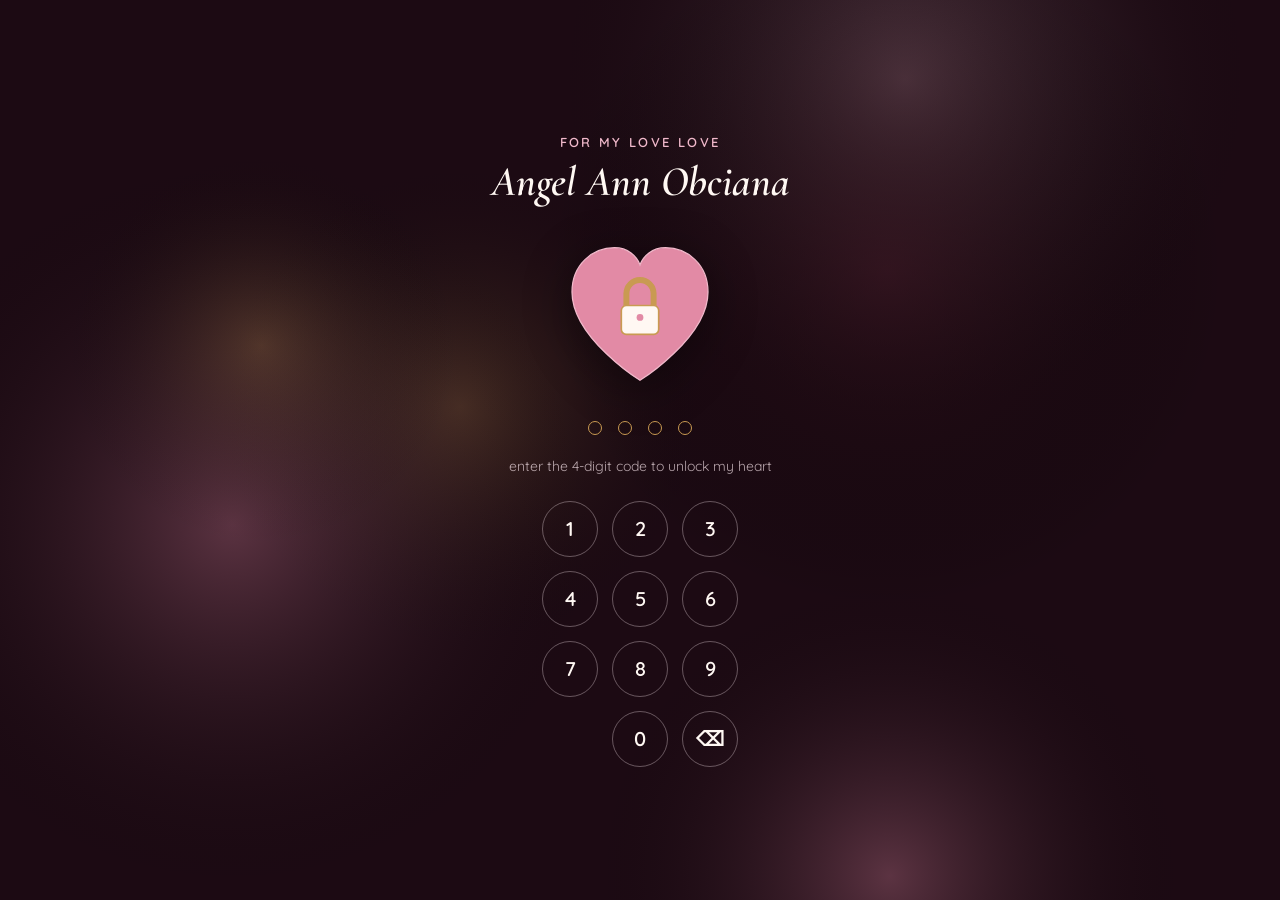
<file: index.html>
<!DOCTYPE html>
<html lang="en">
<head>
<meta charset="UTF-8">
<meta name="viewport" content="width=device-width, initial-scale=1.0">
<title>For my Love Love Angel Ann Obciana</title>
<link rel="preconnect" href="https://fonts.googleapis.com">
<link href="https://fonts.googleapis.com/css2?family=Cormorant+Garamond:ital,wght@0,500;0,600;1,500;1,600&family=Quicksand:wght@500;600;700&display=swap" rel="stylesheet">
<link rel="stylesheet" href="style.css">
</head>
<body data-nav-key="">

<!-- slow-moving glow backdrop, drawn continuously in background.js -->
<canvas id="bgCanvas" aria-hidden="true"></canvas>

<!-- flower burst drawn at the moment of unlock, in flowers.js -->
<canvas id="flowersCanvas" class="flowers-canvas" aria-hidden="true"></canvas>

<!-- floating hearts live here -->
<div class="hearts-layer" id="heartsLayer" aria-hidden="true"></div>

<!-- ================= INTRO / LOCK SCREEN ================= -->
<!-- this page is ONLY the lock screen. once unlocked, script.js
     navigates to main.html — so going back and forth between
     i.html / love.html / you.html / main.html never touches
     this page or the lock again. -->
<section class="screen intro-screen" id="introScreen">
  <div class="intro-content" id="introContent">
    <p class="intro-brand">
      <span class="intro-brand-line intro-brand-line--small">For my Love Love</span>
      <span class="intro-brand-line intro-brand-line--big">Angel Ann Obciana</span>
    </p>

    <!-- heart-shaped lock: edit CODE in script.js to change the passcode -->
    <div class="heart-lock" id="heartLock" aria-hidden="true">
      <svg class="heart-lock-svg" viewBox="0 0 200 200" xmlns="http://www.w3.org/2000/svg">
        <path class="heart-shape"
          d="M100,178 C100,178 20,128 20,74 C20,42 44,22 70,22 C86,22 96,32 100,42
             C104,32 114,22 130,22 C156,22 180,42 180,74 C180,128 100,178 100,178 Z"/>
        <g class="lock-icon">
          <path class="lock-shackle" id="lockShackle" d="M84,90 v-14 a16,16 0 0 1 32,0 v14"/>
          <rect class="lock-body" x="78" y="90" width="44" height="34" rx="6"/>
          <circle class="lock-keyhole" cx="100" cy="104" r="4"/>
        </g>
      </svg>
    </div>

    <div class="passcode-dots" id="passcodeDots" aria-hidden="true">
      <span class="dot"></span>
      <span class="dot"></span>
      <span class="dot"></span>
      <span class="dot"></span>
    </div>

    <p class="intro-hint" id="introHint" aria-live="polite">enter the 4-digit code to unlock my heart</p>

    <div class="keypad" id="keypad" role="group" aria-label="Passcode keypad">
      <button type="button" data-key="1">1</button>
      <button type="button" data-key="2">2</button>
      <button type="button" data-key="3">3</button>
      <button type="button" data-key="4">4</button>
      <button type="button" data-key="5">5</button>
      <button type="button" data-key="6">6</button>
      <button type="button" data-key="7">7</button>
      <button type="button" data-key="8">8</button>
      <button type="button" data-key="9">9</button>
      <span class="keypad-spacer" aria-hidden="true"></span>
      <button type="button" data-key="0">0</button>
      <button type="button" class="keypad-back" data-key="back" aria-label="Delete last digit">⌫</button>
    </div>
  </div>
</section>

<script src="background.js"></script>
<script src="flowers.js"></script>
<script src="script.js"></script>
</body>
</html>
</file>
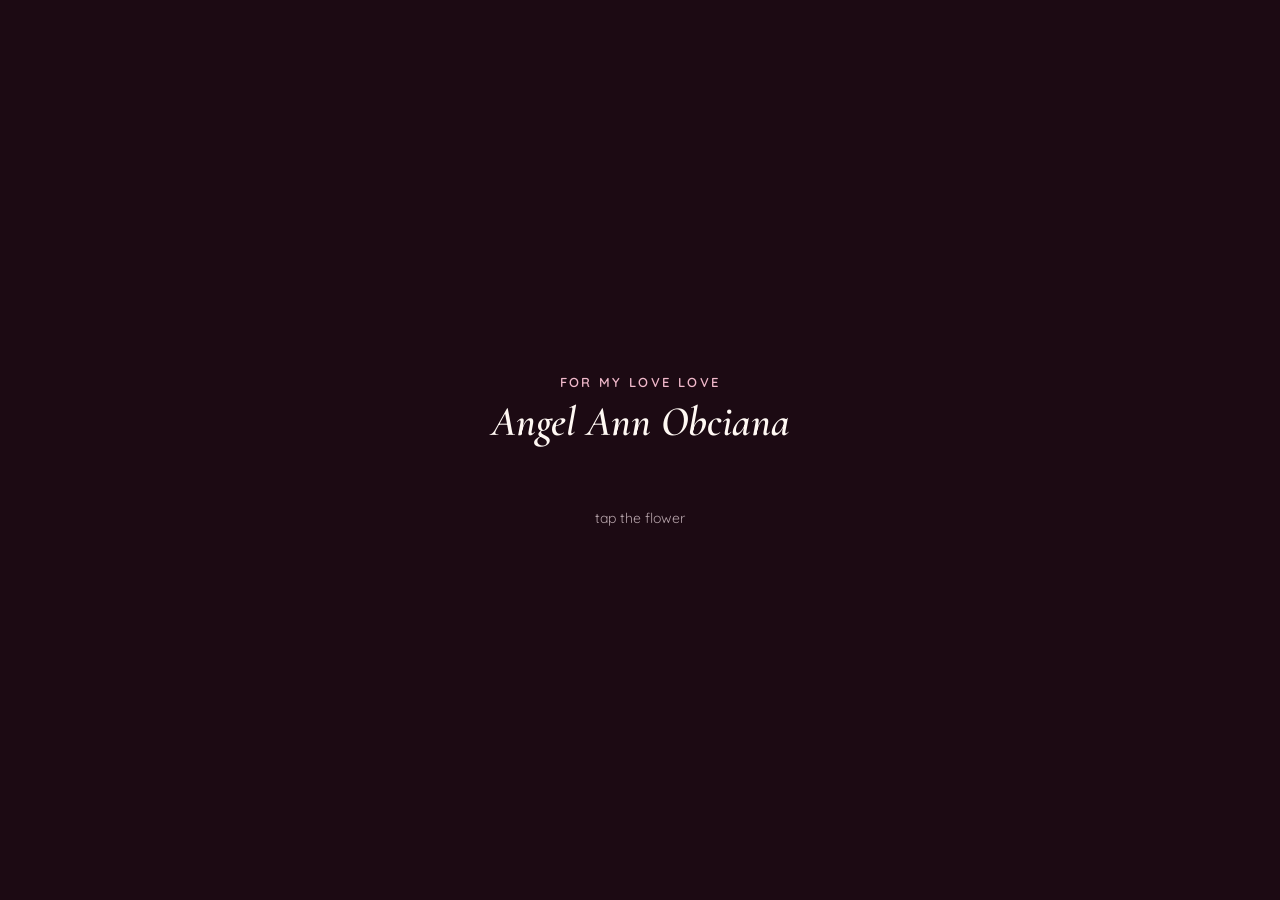
<file: index (2).html>
<!DOCTYPE html>
<html lang="en">
<head>
<meta charset="UTF-8">
<meta name="viewport" content="width=device-width, initial-scale=1.0">
<title>For my Love Love Angel Ann Obciana</title>
<link rel="preconnect" href="https://fonts.googleapis.com">
<link href="https://fonts.googleapis.com/css2?family=Cormorant+Garamond:ital,wght@0,500;0,600;1,500;1,600&family=Quicksand:wght@500;600;700&display=swap" rel="stylesheet">
<link rel="stylesheet" href="style.css">
</head>
<body>

<!-- floating hearts live here, shared across both screens -->
<div class="hearts-layer" id="heartsLayer" aria-hidden="true"></div>

<!-- ================= INTRO SCREEN ================= -->
<section class="screen intro-screen" id="introScreen">
  <div class="intro-content">
    <p class="intro-brand">
      <span class="intro-brand-line intro-brand-line--small">For my Love Love</span>
      <span class="intro-brand-line intro-brand-line--big">Angel Ann Obciana</span>
    </p>

    <button class="flower-button" id="flowerButton" aria-label="Click the flower to open">
      <svg class="flower-svg" viewBox="0 0 200 200" xmlns="http://www.w3.org/2000/svg">
        <g class="flower-petals">
          <ellipse class="petal" cx="100" cy="58" rx="22" ry="40"/>
          <ellipse class="petal" cx="100" cy="58" rx="22" ry="40" transform="rotate(60 100 100)"/>
          <ellipse class="petal" cx="100" cy="58" rx="22" ry="40" transform="rotate(120 100 100)"/>
          <ellipse class="petal" cx="100" cy="58" rx="22" ry="40" transform="rotate(180 100 100)"/>
          <ellipse class="petal" cx="100" cy="58" rx="22" ry="40" transform="rotate(240 100 100)"/>
          <ellipse class="petal" cx="100" cy="58" rx="22" ry="40" transform="rotate(300 100 100)"/>
        </g>
        <circle class="flower-center" cx="100" cy="100" r="20"/>
      </svg>
    </button>

    <p class="intro-hint">tap the flower</p>
  </div>
</section>

<!-- ================= MAIN SCREEN ================= -->
<section class="screen main-screen" id="mainScreen">
  <div class="frame">

    <!-- corner ornaments -->
    <span class="corner corner-tl"></span>
    <span class="corner corner-tr"></span>
    <span class="corner corner-bl"></span>
    <span class="corner corner-br"></span>

    <header class="frame-header" id="siteHeader">
      <!-- filled in by header.js at load time — edit NAV_ITEMS in header.js
           to add/remove/rename buttons, not this markup -->
    </header>

    <div class="frame-divider"></div>

    <main class="stage" id="stage">
      <p class="stage-idle" id="stageIdle">press the three buttons, in order, whenever you feel like it</p>
      <div class="stage-message" id="stageMessage" aria-live="polite"></div>
    </main>

  </div>
</section>

<script src="header.js"></script>
<script src="script.js"></script>
</body>
</html>
</file>
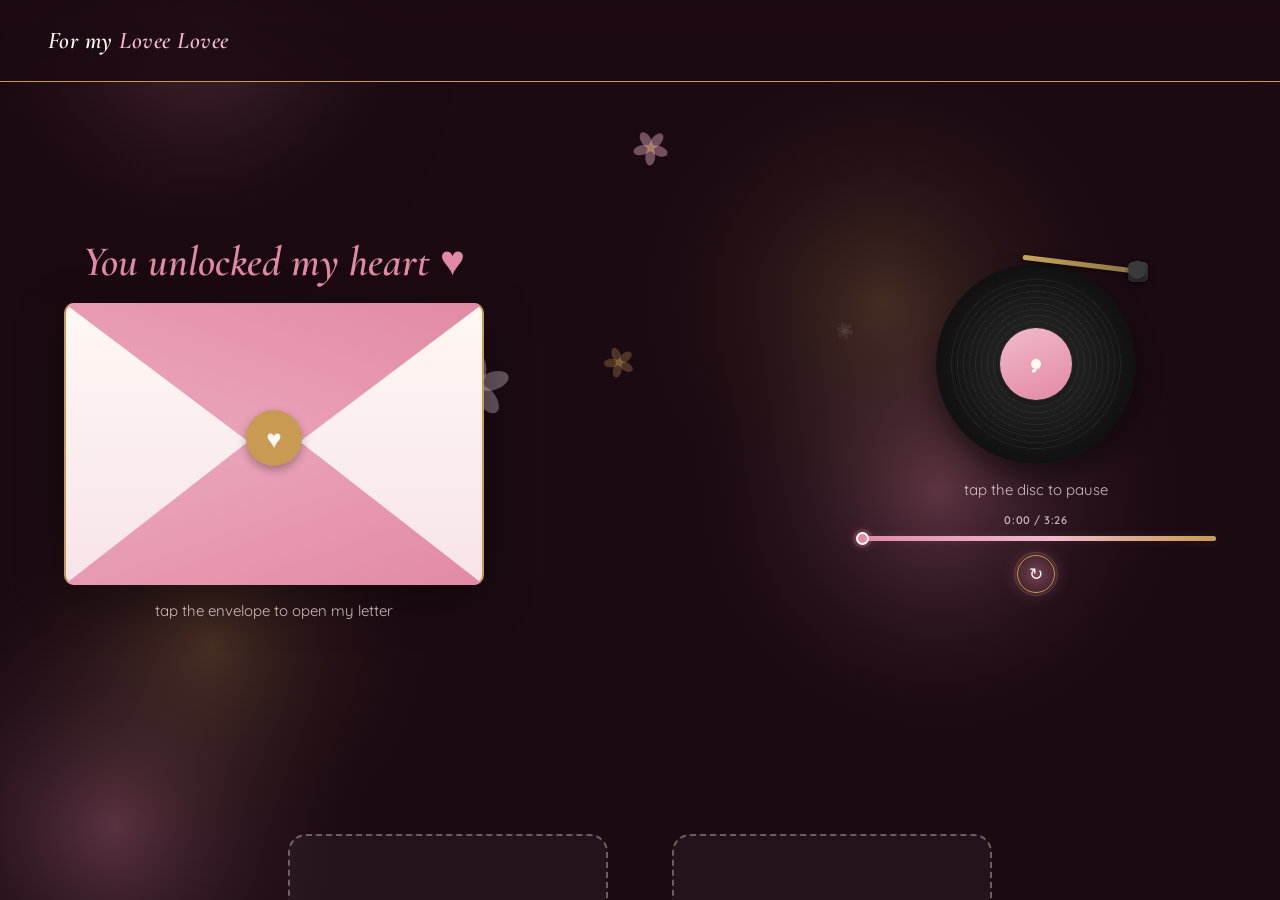
<file: main.html>
<!DOCTYPE html>
<html lang="en">
<head>
<meta charset="UTF-8">
<meta name="viewport" content="width=device-width, initial-scale=1.0">
<title>For my Love Love Angel Ann Obciana</title>
<link rel="preconnect" href="https://fonts.googleapis.com">
<link href="https://fonts.googleapis.com/css2?family=Cormorant+Garamond:ital,wght@0,500;0,600;1,500;1,600&family=Quicksand:wght@500;600;700&family=Caveat:wght@500;600;700&display=swap" rel="stylesheet">
<link rel="stylesheet" href="style.css">
</head>
<body data-nav-key="">

<!-- slow-moving glow backdrop, drawn continuously in background.js -->
<canvas id="bgCanvas" aria-hidden="true"></canvas>

<!-- interactive blooming flowers, drawn in flowers.js -->
<canvas id="flowersCanvas" class="flowers-canvas" aria-hidden="true"></canvas>

<!-- floating hearts live here, shared across every page -->
<div class="hearts-layer" id="heartsLayer" aria-hidden="true"></div>

<!-- ================= MAIN SCREEN ================= -->
<section class="screen main-screen is-visible" id="mainScreen">

  <nav class="site-nav" id="siteHeader" aria-label="Message buttons">
    <!-- filled in by header.js at load time — edit NAV_ITEMS in header.js
         to add/remove/rename/re-link pages, not this markup -->
  </nav>

  <main class="stage" id="stage">
    <div class="envelope-wrap" id="envelopeWrap">
      <p class="unlocked-title">You unlocked my heart ♥</p>

      <!-- click to open: flap lifts, then the letter overlay shows the paper -->
      <button type="button" class="envelope-button" id="envelopeButton" aria-haspopup="dialog">
        <span class="envelope-back" aria-hidden="true"></span>
        <span class="envelope-pocket" aria-hidden="true"></span>
        <span class="envelope-flap" aria-hidden="true"></span>
        <span class="envelope-heart" aria-hidden="true">♥</span>
      </button>

      <p class="unlocked-hint">tap the envelope to open my letter</p>
    </div>

    <!-- spins while playing; click toggles play/pause. add your own
         audio file and point bgMusic's src at it below -->
 <!-- MUSIC DISC & CONTROLLER -->
    <div class="disc-wrap" id="discWrap">
      <div class="disc-stage">
        <button type="button" class="music-disc" id="musicDiscButton" aria-pressed="false" aria-label="Play our song">
          <span class="disc-grooves" aria-hidden="true">
            <span class="disc-label" aria-hidden="true">♪</span>
            <span class="disc-hole" aria-hidden="true"></span>
          </span>
        </button>
        <span class="disc-needle" id="discNeedle" aria-hidden="true"></span>
        <span class="disc-needle-mount" aria-hidden="true"></span>
      </div>
      <p class="unlocked-hint" id="discHint">tap the disc to pause</p>

      <!-- AUDIO CONTROLLER -->
      <div class="audio-controls" id="audioControls">
        <div class="time-display">
          <span id="currentTime">0:00</span> / <span id="durationTime">0:00</span>
        </div>
        <input type="range" id="seekBar" class="seek-bar" value="0" min="0" step="0.1" aria-label="Song progress">
    <button
  type="button"
  id="loopBtn"
  class="control-btn is-active"
  aria-label="Repeat is on"
  aria-pressed="true"
  title="Repeat: On">
  ↻
</button>
        </button>
      </div>
    </div>
  </main>

  <!-- ================= PHOTO GALLERY ================= -->
  <!-- swap each placeholder's contents for an <img> when you have photos to use -->
  <section class="gallery-section" id="gallerySection">
    <div class="photo-placeholder" id="photoPlaceholder1">
      <span class="photo-placeholder-icon" aria-hidden="true">🖼️</span>
      <p class="photo-placeholder-text">add a photo</p>
    </div>
    <div class="photo-placeholder" id="photoPlaceholder2">
      <span class="photo-placeholder-icon" aria-hidden="true">🖼️</span>
      <p class="photo-placeholder-text">add a photo</p>
    </div>
  </section>

  <!-- ================= MEMORIES PLANT ================= -->
  <!-- one leaf is a real link to memories.html — the rest are just decoration -->
  <section class="plant-section" id="plantSection">
    <div class="plant" id="memoriesPlant">
      <span class="plant-pot" aria-hidden="true"></span>
      <span class="plant-stem" aria-hidden="true"></span>
      <span class="plant-leaf plant-leaf-left" aria-hidden="true"></span>
      <span class="plant-leaf plant-leaf-top" aria-hidden="true"></span>
      <a class="plant-leaf plant-leaf-right plant-leaf-link" href="memories.html" aria-label="Open our memories">
        <span class="plant-leaf-shine" aria-hidden="true"></span>
      </a>
    </div>
    <p class="plant-hint">psst&hellip; one of these leaves is special</p>
  </section>

</section>

<!-- AUDIO ELEMENT -->
<audio id="bgMusic" src="File Holder/Rex Orange County - AMAZING (Lyrics).mp3" loop preload="auto" autoplay></audio>



<!-- ================= LETTER OVERLAY ================= -->
<!-- edit LETTER_TEXT in main.js to change what the letter says -->
<div class="letter-overlay" id="letterOverlay">
  <div class="letter-paper" id="letterPaper" role="dialog" aria-modal="true" aria-label="A letter for you">
    <button type="button" class="letter-close" id="letterClose" aria-label="Close letter">&times;</button>
    <p class="letter-text" id="letterText"><span id="letterTypedText"></span><span class="letter-cursor" id="letterCursor" aria-hidden="true"></span></p>
  </div>
</div>

<script src="background.js"></script>
<script src="flowers.js"></script>
<script src="header.js"></script>
<script src="main.js"></script>
</body>
</html>
</file>
<file: style.css>
/* =====================================================
   TOKENS
===================================================== */
:root {
  --wine-deep:  #1C0A13;
  --wine:       #2E1220;
  --blush:      #F7E4EA;
  --rose:       #E28AA5;
  --rose-soft:  #F1B9CB;
  --gold:       #C99A52;
  --cream:      #FFF8F3;
  --ink:        #3A1420;

  --font-display: 'Cormorant Garamond', serif;
  --font-body: 'Quicksand', sans-serif;

  --ease-soft: cubic-bezier(.22, 1, .36, 1);
}

* { box-sizing: border-box; }

html, body {
  margin: 0;
  padding: 0;
  width: 100%;
  height: 100%;
  background: var(--wine-deep);
  font-family: var(--font-body);
  overflow: hidden;
}

button {
  font-family: inherit;
  cursor: pointer;
  background: none;
  border: none;
}

button:focus-visible,
.flower-button:focus-visible {
  outline: 2px solid var(--gold);
  outline-offset: 4px;
}

@media (prefers-reduced-motion: reduce) {
  *, *::before, *::after {
    animation-duration: 0.001ms !important;
    animation-iteration-count: 1 !important;
    transition-duration: 0.001ms !important;
  }
}

/* =====================================================
   MOVING BACKGROUND CANVAS
===================================================== */
#bgCanvas {
  position: fixed;
  inset: 0;
  width: 100%;
  height: 100%;
  z-index: 0;
  pointer-events: none;
}

/* =====================================================
   INTERACTIVE BLOOMING FLOWERS
===================================================== */
.flowers-canvas {
  position: fixed;
  inset: 0;
  width: 100%;
  height: 100%;
  z-index: 1;
  pointer-events: none;
}

/* =====================================================
   SHARED / FLOATING HEARTS
===================================================== */
.hearts-layer {
  position: fixed;
  inset: 0;
  pointer-events: none;
  overflow: hidden;
  z-index: 2;
}

.heart-particle {
  position: absolute;
  bottom: -40px;
  color: var(--rose-soft);
  opacity: 0.55;
  font-size: 18px;
  will-change: transform, opacity;
  animation-name: float-up;
  animation-timing-function: ease-in;
  animation-fill-mode: forwards;
}

@keyframes float-up {
  0% {
    transform: translateY(0) translateX(0) rotate(0deg);
    opacity: 0;
  }
  10% { opacity: 0.6; }
  100% {
    transform: translateY(-110vh) translateX(var(--drift, 20px)) rotate(25deg);
    opacity: 0;
  }
}

/* =====================================================
   SCREENS
===================================================== */
.screen {
  position: fixed;
  inset: 0;
  display: flex;
  align-items: center;
  justify-content: center;
  z-index: 3;
}

/* =====================================================
   INTRO SCREEN
===================================================== */
.intro-screen {
  transition: opacity 0.9s var(--ease-soft), visibility 0.9s var(--ease-soft);
}

.intro-screen.is-hidden {
  opacity: 0;
  visibility: hidden;
  pointer-events: none;
}

.intro-content {
  display: flex;
  flex-direction: column;
  align-items: center;
  gap: 22px;
  text-align: center;
  transform: scale(1);
  transition: transform 0.6s var(--ease-soft), opacity 0.6s var(--ease-soft);
}

.intro-content.is-opening {
  transform: scale(1.15);
  opacity: 0;
}

.intro-brand {
  margin: 0;
  text-align: center;
}

.intro-brand-line { display: block; }

.intro-brand-line--small {
  font-family: var(--font-body);
  color: var(--rose-soft);
  letter-spacing: 0.18em;
  text-transform: uppercase;
  font-size: 13px;
  font-weight: 600;
}

.intro-brand-line--big {
  margin-top: 6px;
  font-family: var(--font-display);
  font-style: italic;
  font-weight: 600;
  color: var(--cream);
  font-size: clamp(28px, 5vw, 42px);
}

/* =====================================================
   HEART LOCK
===================================================== */
.heart-lock {
  position: relative;
  width: 170px;
  height: 170px;
  filter: drop-shadow(0 10px 24px rgba(0,0,0,0.4));
  animation: heart-breathe 3.2s ease-in-out infinite;
}

@keyframes heart-breathe {
  0%, 100% { transform: scale(1); }
  50% { transform: scale(1.035); }
}

.heart-lock-svg {
  width: 100%;
  height: 100%;
  overflow: visible;
}

.heart-shape {
  fill: var(--rose);
  stroke: var(--rose-soft);
  stroke-width: 1.5;
  transition: fill 0.5s ease;
}

.lock-shackle {
  fill: none;
  stroke: var(--gold);
  stroke-width: 7;
  stroke-linecap: round;
  transform-origin: 84px 90px;
  transition: transform 0.6s var(--ease-soft);
}

.lock-body {
  fill: var(--cream);
  stroke: var(--gold);
  stroke-width: 2;
}

.lock-keyhole { fill: var(--rose); }

.heart-lock.is-shaking {
  animation: lock-shake 0.5s var(--ease-soft);
}

@keyframes lock-shake {
  0%, 100% { transform: translateX(0); }
  20% { transform: translateX(-8px); }
  40% { transform: translateX(7px); }
  60% { transform: translateX(-5px); }
  80% { transform: translateX(4px); }
}

.heart-lock.is-unlocked .heart-shape {
  fill: var(--gold);
}

.heart-lock.is-unlocked .lock-shackle {
  transform: rotate(-35deg) translateX(-6px);
}

.heart-lock.is-unlocked {
  animation: heart-unlock-pop 0.7s var(--ease-soft) forwards;
}

@keyframes heart-unlock-pop {
  0%   { transform: scale(1); }
  55%  { transform: scale(1.18); }
  100% { transform: scale(1.08); }
}

/* =====================================================
   PASSCODE DOTS
===================================================== */
.passcode-dots {
  display: flex;
  gap: 16px;
}

.dot {
  width: 14px;
  height: 14px;
  border-radius: 50%;
  border: 1.5px solid var(--gold);
  background: transparent;
  transition: background 0.25s var(--ease-soft), transform 0.25s var(--ease-soft);
}

.dot.is-filled {
  background: var(--rose);
  transform: scale(1.15);
}

/* =====================================================
   KEYPAD
===================================================== */
.keypad {
  display: grid;
  grid-template-columns: repeat(3, 56px);
  gap: 14px;
  margin-top: 4px;
}

.keypad button {
  width: 56px;
  height: 56px;
  border-radius: 50%;
  border: 1.5px solid rgba(247, 228, 234, 0.35);
  color: var(--cream);
  font-family: var(--font-body);
  font-size: 20px;
  font-weight: 600;
  display: flex;
  align-items: center;
  justify-content: center;
  transition: background 0.2s ease, border-color 0.2s ease, transform 0.15s ease;
}

.keypad button:hover {
  background: rgba(226, 138, 165, 0.18);
  border-color: var(--rose-soft);
}

.keypad button:active { transform: scale(0.92); }

.keypad-back { font-size: 17px; }

.keypad-spacer { visibility: hidden; }

/* particles that burst outward from the flower on click */
.burst-layer {
  position: fixed;
  inset: 0;
  pointer-events: none;
  z-index: 4;
}

.burst-particle {
  position: absolute;
  transform: translate(-50%, -50%);
  font-size: 20px;
  opacity: 1;
  color: var(--rose-soft);
  animation: burst-fly 0.9s var(--ease-soft) forwards;
}

@keyframes burst-fly {
  0% {
    transform: translate(-50%, -50%) translate(0, 0) scale(1);
    opacity: 1;
  }
  100% {
    transform: translate(-50%, -50%) translate(var(--tx), var(--ty)) scale(0.3);
    opacity: 0;
  }
}

/* full-screen flash when the flower field hits its bloom-explosion threshold */
.bloom-flash {
  position: fixed;
  inset: 0;
  z-index: 4;
  pointer-events: none;
  background: radial-gradient(circle at 50% 50%, rgba(247,228,234,0.55), rgba(226,138,165,0.25) 40%, transparent 75%);
  opacity: 0;
  animation: bloom-flash-pop 0.7s var(--ease-soft) forwards;
}

@keyframes bloom-flash-pop {
  0%   { opacity: 0; transform: scale(0.6); }
  30%  { opacity: 1; }
  100% { opacity: 0; transform: scale(1.5); }
}

.intro-hint {
  margin: 0;
  color: var(--blush);
  font-size: 14px;
  opacity: 0.7;
  animation: hint-pulse 2.4s ease-in-out infinite;
}

@keyframes hint-pulse {
  0%, 100% { opacity: 0.45; }
  50% { opacity: 0.85; }
}

/* =====================================================
   MAIN SCREEN + FRAME
===================================================== */
.main-screen {
  opacity: 0;
  visibility: hidden;
  transition: opacity 0.9s var(--ease-soft) 0.15s, visibility 0.9s var(--ease-soft) 0.15s;
  padding: 24px 24px 70px;
  /* .screen gives us position:fixed/inset:0/flex/align-items:center/
     justify-content:center — override the flex axis + overflow here so
     this page scrolls top-to-bottom instead of pinning to one screen */
  flex-direction: column;
  justify-content: flex-start;
  overflow-y: auto;
  -webkit-overflow-scrolling: touch;
}

.main-screen.is-visible {
  opacity: 1;
  visibility: visible;
}

/* =====================================================
   FULL-WIDTH TOP NAV
===================================================== */
.site-nav {
  position: fixed;
  top: 0;
  left: 0;
  right: 0;
  z-index: 5;
  display: flex;
  align-items: center;
  justify-content: space-between;
  gap: 16px;
  flex-wrap: wrap;
  padding: 26px 48px;
  border-bottom: 1.5px solid var(--gold);
  /* solid + blurred backdrop — without this, content scrolling underneath
     a fixed nav shows straight through a transparent background, which
     looks like the page design is "leaking" into the header on scroll */
  background: linear-gradient(180deg, rgba(28, 10, 19, 0.94) 0%, rgba(28, 10, 19, 0.86) 100%);
  backdrop-filter: blur(14px);
  -webkit-backdrop-filter: blur(14px);
  opacity: 1;
  transform: translateY(0);
  transition: opacity 0.6s var(--ease-soft) 0.25s, transform 0.6s var(--ease-soft) 0.25s;
}

/* on index.html the nav starts hidden and animates in once the heart unlocks */
.main-screen .site-nav {
  opacity: 0;
  transform: translateY(-20px);
}

.main-screen.is-visible .site-nav {
  opacity: 1;
  transform: translateY(0);
}

.nav-brand {
  font-family: var(--font-display);
  font-style: italic;
  font-weight: 600;
  font-size: 24px;
  color: var(--cream);
  text-decoration: none;
  letter-spacing: 0.02em;
  white-space: nowrap;
}

.nav-brand em {
  font-style: italic;
  color: var(--rose-soft);
}

.nav-links {
  display: flex;
  list-style: none;
  margin: 0;
  padding: 0;
  gap: 28px;
}

.nav-link {
  display: inline-block;
  font-family: var(--font-body);
  font-weight: 600;
  font-size: 17px;
  letter-spacing: 0.08em;
  text-transform: uppercase;
  text-decoration: none;
  color: var(--cream);
  opacity: 0.65;
  background: none;
  border: none;
  padding: 4px 0;
  transition: color 0.2s ease, opacity 0.2s ease;
}

.nav-link:hover {
  opacity: 1;
  color: var(--rose-soft);
}

.nav-link.is-active,
.nav-link.is-current {
  opacity: 1;
  color: var(--gold);
}

.nav-link.is-pulsing {
  animation: btn-pop 0.4s var(--ease-soft);
}

@keyframes btn-pop {
  0% { transform: scale(1); }
  40% { transform: scale(1.18); }
  100% { transform: scale(1.06); }
}

.stage {
  position: relative;
  width: min(1300px, 94vw);
  min-height: 60vh;
  margin: 130px auto 70px;
  display: flex;
  align-items: center;
  justify-content: space-between;
  gap: clamp(24px, 8vw, 140px);
  text-align: center;
  padding: 12px 2vw 4px;
  flex-wrap: wrap;
  opacity: 0;
  transform: translateY(18px);
  animation: stage-rise 0.8s var(--ease-soft) 0.3s forwards;
}

@keyframes stage-rise {
  to { opacity: 1; transform: translateY(0); }
}

.unlocked-message {
  display: flex;
  flex-direction: column;
  gap: 10px;
  text-align: center;
}

.unlocked-title {
  margin: 0;
  font-family: var(--font-display);
  font-style: italic;
  font-weight: 600;
  color: var(--rose);
  font-size: clamp(26px, 4.4vw, 42px);
}

.unlocked-hint {
  margin: 0;
  color: var(--blush);
  opacity: 0.8;
  font-size: 15px;
}

.envelope-wrap {
  display: flex;
  flex-direction: column;
  align-items: center;
  gap: 16px;
  transition: opacity 0.4s ease, transform 0.4s ease;
}

.envelope-wrap.is-hidden {
  opacity: 0;
  transform: scale(0.94);
  pointer-events: none;
}

.envelope-button {
  position: relative;
  width: 420px;
  height: 282px;
  padding: 0;
  border: none;
  background: transparent;
  cursor: pointer;
  perspective: 700px;
  filter: drop-shadow(0 14px 24px rgba(0,0,0,0.35));
  transition: transform 0.3s var(--ease-soft), opacity 0.35s var(--ease-soft), scale 0.35s;
}

.envelope-button:hover { transform: translateY(-3px); }
.envelope-button:active { transform: translateY(0); }

/* the paper body of the envelope */
.envelope-back {
  position: absolute;
  inset: 0;
  border-radius: 10px;
  background: linear-gradient(180deg, var(--cream) 0%, var(--blush) 100%);
  border: 2px solid var(--gold);
}

/* the folded-up front pocket, drawn as a V so it reads as an envelope */
.envelope-pocket {
  position: absolute;
  inset: 0;
  border-radius: 0 0 10px 10px;
  background: linear-gradient(160deg, var(--rose-soft) 0%, var(--rose) 100%);
  clip-path: polygon(0% 100%, 50% 42%, 100% 100%);
}

/* the top flap — hinges open along its top edge when clicked */
.envelope-flap {
  position: absolute;
  inset: 0;
  border-radius: 10px 10px 0 0;
  background: linear-gradient(200deg, var(--rose) 0%, var(--rose-soft) 100%);
  clip-path: polygon(0% 0%, 100% 0%, 50% 56%);
  transform-origin: top center;
  transform-style: preserve-3d;
  transition: transform 0.35s var(--ease-soft);
  box-shadow: 0 2px 4px rgba(0,0,0,0.15);
}

.envelope-button:hover .envelope-flap {
  transform: rotateX(-10deg);
}

.envelope-heart {
  position: absolute;
  top: 48%;
  left: 50%;
  transform: translate(-50%, -50%);
  width: 56px;
  height: 56px;
  border-radius: 50%;
  background: var(--gold);
  color: var(--cream);
  display: flex;
  align-items: center;
  justify-content: center;
  font-size: 26px;
  box-shadow: 0 4px 10px rgba(0,0,0,0.3);
  transition: transform 0.4s var(--ease-soft), opacity 0.4s var(--ease-soft);
  z-index: 2;
}

/* opening state: the flap hinges open first, then the whole envelope
   fades away as the letter overlay takes over (see main.js openLetter) */
.envelope-button.is-open .envelope-flap {
  transform: rotateX(150deg);
}

.envelope-button.is-open .envelope-heart {
  transform: translate(-50%, -50%) scale(0);
  opacity: 0;
}

.envelope-button.is-open {
  transition: opacity 0.35s var(--ease-soft) 0.3s, transform 0.35s var(--ease-soft) 0.3s;
  opacity: 0;
  transform: scale(0.94);
  pointer-events: none;
}

.envelope-hint {
  margin: 0;
  color: var(--cream);
  opacity: 0.6;
  font-size: 14px;
}

/* =====================================================
   MUSIC DISC
===================================================== */
.disc-wrap {
  position: relative;
  z-index: 6;
  display: flex;
  flex-direction: column;
  align-items: center;
  gap: 16px;
}

.disc-stage {
  position: relative;
  width: 200px;
  height: 200px;
}

.music-disc {
  position: relative;
  width: 200px;
  height: 200px;
  padding: 0;
  border: none;
  border-radius: 50%;
  cursor: pointer;
  background: radial-gradient(circle at 50% 50%, #2c2c2c 0%, #171717 55%, #060606 100%);
  box-shadow: 0 14px 26px rgba(0,0,0,0.45);
  transition: transform 0.3s var(--ease-soft);
  animation: disc-spin 6s linear infinite;
  animation-play-state: paused;
}

.music-disc:hover { transform: scale(1.03); }
.music-disc:active { transform: scale(0.97); }

.music-disc.is-playing { animation-play-state: running; }

@keyframes disc-spin {
  to { transform: rotate(360deg); }
}

.disc-grooves {
  position: absolute;
  inset: 12px;
  border-radius: 50%;
  background: repeating-radial-gradient(
    circle at 50% 50%,
    rgba(255,255,255,0.05) 0px,
    rgba(255,255,255,0.05) 1px,
    transparent 1px,
    transparent 6px
  );
}

.disc-label {
  position: absolute;
  top: 50%;
  left: 50%;
  transform: translate(-50%, -50%);
  width: 72px;
  height: 72px;
  border-radius: 50%;
  background: linear-gradient(160deg, var(--rose-soft) 0%, var(--rose) 100%);
  color: var(--cream);
  display: flex;
  align-items: center;
  justify-content: center;
  font-size: 26px;
  box-shadow: 0 3px 8px rgba(0,0,0,0.35);
}

.disc-hole {
  position: absolute;
  top: 50%;
  left: 50%;
  transform: translate(-50%, -50%);
  width: 10px;
  height: 10px;
  border-radius: 50%;
  background: var(--cream);
}

/* vinyl needle / tonearm — rests lifted off the record,
   lowers onto it while the song is playing.
   Positioned relative to .disc-stage (the 200x200 box
   around the disc), NOT .disc-wrap, so it stays locked
   to the disc regardless of how wide the player is. */

/* the fixed mount the tonearm pivots from — this is what
   makes the needle look attached rather than floating */
.disc-needle-mount {
  position: absolute;
  top: -2px;
  right: -12px;
  width: 20px;
  height: 20px;
  border-radius: 5px;
  background: linear-gradient(160deg, #4a4a4a, #262626);
  box-shadow: 0 3px 6px rgba(0,0,0,0.4);
  z-index: 1;
}

.disc-needle {
  position: absolute;
  top: 2px;
  right: -4px;
  width: 118px;
  height: 8px;
  transform-origin: 92% 50%;
  transform: rotate(7deg);
  transition: transform 0.5s var(--ease-soft);
  pointer-events: none;
  z-index: 2;
}

.disc-needle::before {
  content: "";
  position: absolute;
  top: 2px;
  left: 0;
  width: 100%;
  height: 5px;
  border-radius: 4px;
  background: linear-gradient(90deg, #c9a45c, #8a7142);
  box-shadow: 0 2px 4px rgba(0,0,0,0.35);
}

.disc-needle::after {
  content: "";
  position: absolute;
  top: -6px;
  right: -6px;
  width: 18px;
  height: 18px;
  border-radius: 50%;
  background: #3a3a3a;
  box-shadow: 0 2px 5px rgba(0,0,0,0.45);
}

.disc-needle.is-playing {
  transform: rotate(-14deg);
}

/* =====================================================
   PHOTO GALLERY PLACEHOLDERS
===================================================== */
.gallery-section {
  display: flex;
  flex-wrap: wrap;
  justify-content: center;
  gap: clamp(28px, 6vw, 64px);
  width: min(1100px, 92vw);
  margin: 70px auto 60px;
}

.photo-placeholder {
  position: relative;
  width: min(320px, 42vw);
  min-width: 220px;
  aspect-ratio: 4 / 3;
  border-radius: 18px;
  border: 2px dashed rgba(247, 228, 234, 0.35);
  background: rgba(255, 248, 243, 0.04);
  display: flex;
  flex-direction: column;
  align-items: center;
  justify-content: center;
  gap: 10px;
  overflow: hidden;
  transition: border-color 0.35s var(--ease-soft), background 0.35s var(--ease-soft),
              transform 0.35s var(--ease-soft), box-shadow 0.35s var(--ease-soft);
}

.photo-placeholder:hover {
  border-color: var(--rose-soft);
  background: rgba(255, 248, 243, 0.07);
  transform: translateY(-8px) scale(1.02);
  box-shadow: 0 18px 34px rgba(226, 138, 165, 0.2);
}

/* corner brackets that draw themselves in on hover, like a
   camera viewfinder framing up the photo you'll drop in here */
.photo-placeholder::before,
.photo-placeholder::after {
  content: "";
  position: absolute;
  width: 22px;
  height: 22px;
  border: 2px solid var(--rose-soft);
  opacity: 0;
  transition: opacity 0.35s var(--ease-soft), transform 0.35s var(--ease-soft);
}

.photo-placeholder::before {
  top: 10px;
  left: 10px;
  border-right: none;
  border-bottom: none;
  transform: translate(-6px, -6px);
}

.photo-placeholder::after {
  bottom: 10px;
  right: 10px;
  border-left: none;
  border-top: none;
  transform: translate(6px, 6px);
}

.photo-placeholder:hover::before,
.photo-placeholder:hover::after {
  opacity: 0.9;
  transform: translate(0, 0);
}

.photo-placeholder-icon {
  font-size: 34px;
  opacity: 0.55;
  transition: transform 0.35s var(--ease-soft), opacity 0.35s var(--ease-soft);
}

.photo-placeholder:hover .photo-placeholder-icon {
  transform: scale(1.15) rotate(-4deg);
  opacity: 0.85;
}

.photo-placeholder-text {
  margin: 0;
  font-family: var(--font-body);
  font-size: 14px;
  letter-spacing: 0.04em;
  color: var(--blush);
  opacity: 0.65;
  transition: opacity 0.35s var(--ease-soft);
}

.photo-placeholder:hover .photo-placeholder-text {
  opacity: 0.9;
}

/* =====================================================
   MEMORIES SAKURA TREE
   ---------------------------------------------------
   A little cherry-blossom tree with 3 blossom clusters.
   Only .plant-leaf-link is a real <a> (→ memories.html) —
   the other two are plain spans, purely for looks.
   Positions/angles are eyeballed against a 280x310 box;
   nudge the per-element values below if anything doesn't
   sit where you want.
===================================================== */
.plant-section {
  display: flex;
  flex-direction: column;
  align-items: center;
  gap: 22px;
  margin: 80px auto 90px;
}

.plant {
  position: relative;
  width: 280px;
  height: 310px;
  --tree-scale: 1; /* mobile breakpoint below dials this down */
  transform-origin: 50% 100%;
  animation: tree-sway 6.5s ease-in-out infinite;
}

/* whole potted tree swaying gently, like a breeze — purely
   ambient, gives the page a bit of life without needing input.
   Reads --tree-scale each frame so the responsive size override
   further down doesn't fight this animation over `transform`. */
@keyframes tree-sway {
  0%, 100% { transform: scale(var(--tree-scale)) rotate(-1.3deg); }
  50% { transform: scale(var(--tree-scale)) rotate(1.3deg); }
}

.plant-pot {
  position: absolute;
  bottom: 0;
  left: 50%;
  transform: translateX(-50%);
  width: 126px;
  height: 84px;
  background: linear-gradient(160deg, #8a7142, #5c4a2a);
  border-radius: 8px 8px 20px 20px;
  box-shadow: 0 12px 22px rgba(0,0,0,0.35);
}

.plant-stem {
  position: absolute;
  bottom: 76px;
  left: 50%;
  width: 20px;
  height: 134px;
  background: linear-gradient(180deg, #8a5a3a, #5c3a22);
  border-radius: 8px 8px 4px 4px;
  transform: translateX(-50%) rotate(-2deg);
  box-shadow: inset -4px 0 7px rgba(0,0,0,0.3);
}

/* bare branches, drawn as pseudo-elements off the trunk */
.plant::before,
.plant::after {
  content: "";
  position: absolute;
  width: 95px;
  height: 11px;
  border-radius: 5px;
  background: linear-gradient(90deg, #8a5a3a, #6b4428);
}

.plant::before {
  bottom: 185px;
  left: 31px;
  transform: rotate(-30deg);
}

.plant::after {
  bottom: 196px;
  right: 25px;
  transform: rotate(26deg);
}

/* fluffy blossom cluster — the extra box-shadow blobs
   create the "puff of flowers" look around a single shape */
.plant-leaf {
  position: absolute;
  width: 90px;
  height: 76px;
  border-radius: 50% 50% 45% 45% / 60% 60% 40% 40%;
  background: radial-gradient(circle at 35% 30%, #ffe3ec 0%, #f7b8cf 45%, #e88fb0 80%);
  box-shadow:
    25px 8px 0 -6px #f7b8cf,
    -22px 14px 0 -8px #f3c7d9,
    8px -20px 0 -11px #ffd7e6;
  transition: transform 0.3s var(--ease-soft), box-shadow 0.3s var(--ease-soft), filter 0.3s var(--ease-soft);
}

/* every blossom reacts a little on hover, not just the link,
   so the tree feels alive to explore rather than just decorative */
.plant-leaf:hover {
  filter: brightness(1.08);
}

.plant-leaf-left {
  bottom: 207px;
  left: 3px;
}

.plant-leaf-left:hover {
  transform: scale(1.08) rotate(-4deg);
}

.plant-leaf-top {
  bottom: 260px;
  left: 50%;
  transform: translateX(-50%) scale(0.9);
}

.plant-leaf-top:hover {
  transform: translateX(-50%) scale(1);
}

/* the clickable one — kept visually identical to the other
   blossoms so it isn't obviously the "special" one */
.plant-leaf-link {
  display: block;
  bottom: 207px;
  right: -3px;
  cursor: pointer;
  text-decoration: none;
}

.plant-leaf-link:hover,
.plant-leaf-link:focus-visible {
  transform: scale(1.14) rotate(4deg);
  box-shadow:
    0 8px 22px rgba(226, 138, 165, 0.5),
    25px 8px 0 -6px #f7b8cf,
    -22px 14px 0 -8px #f3c7d9,
    8px -20px 0 -11px #ffd7e6;
}

.plant-leaf-link:focus-visible {
  outline: 2px solid var(--gold);
  outline-offset: 4px;
}

/* soft glossy highlight inside the special blossom — subtle
   on purpose, so it still reads as "just another blossom" */
.plant-leaf-shine {
  position: absolute;
  inset: 8px;
  border-radius: 50%;
  background: radial-gradient(circle at 30% 25%, rgba(255,255,255,0.55), rgba(255,255,255,0) 60%);
  pointer-events: none;
}

/* a shed petal per blossom, invisible until you hover it —
   a small reward for noticing/poking at the tree */
.plant-leaf::after {
  content: "";
  position: absolute;
  top: 30%;
  left: 45%;
  width: 11px;
  height: 8px;
  background: #f3b6cf;
  border-radius: 60% 0 60% 0;
  opacity: 0;
  pointer-events: none;
}

.plant-leaf:hover::after,
.plant-leaf-link:focus-visible::after {
  animation: sakura-fall 1.3s ease-in forwards;
}

/* a couple of petals drifting down for atmosphere, always-on */
.plant-stem::before,
.plant-stem::after {
  content: "";
  position: absolute;
  width: 11px;
  height: 8px;
  background: #f3b6cf;
  border-radius: 60% 0 60% 0;
  opacity: 0.85;
  animation: sakura-fall 5s ease-in-out infinite;
}

.plant-stem::before { top: -82px; left: 64px; animation-delay: 0s; }
.plant-stem::after { top: -64px; left: -48px; animation-delay: 2.1s; }

@keyframes sakura-fall {
  0%   { transform: translateY(0) translateX(0) rotate(0deg); opacity: 0.85; }
  100% { transform: translateY(230px) translateX(-32px) rotate(180deg); opacity: 0; }
}

.plant-hint {
  margin: 0;
  font-family: var(--font-body);
  font-size: 13px;
  color: var(--blush);
  opacity: 0.6;
  letter-spacing: 0.03em;
  text-align: center;
}

/* =====================================================
   LETTER OVERLAY
===================================================== */
.letter-overlay {
  position: fixed;
  inset: 0;
  z-index: 20;
  display: flex;
  align-items: center;
  justify-content: center;
  padding: 24px;
  background: rgba(20, 7, 14, 0.72);
  backdrop-filter: blur(6px);
  opacity: 0;
  visibility: hidden;
  transition: opacity 0.45s var(--ease-soft), visibility 0.45s var(--ease-soft);
}

.letter-overlay.is-visible {
  opacity: 1;
  visibility: visible;
}

.letter-paper {
  position: relative;
  width: min(560px, 100%);
  max-height: 80vh;
  overflow-y: auto;
  padding: 46px 42px;
  background:
    repeating-linear-gradient(
      var(--cream) 0px,
      var(--cream) 37px,
      rgba(201, 154, 82, 0.18) 38px
    );
  border: 1px solid var(--gold);
  border-radius: 3px;
  box-shadow: 0 30px 70px rgba(0,0,0,0.5);
  transform: translateY(24px) scale(0.96);
  opacity: 0;
  transition: transform 0.5s var(--ease-soft), opacity 0.5s var(--ease-soft);
}

.letter-overlay.is-visible .letter-paper {
  transform: translateY(0) scale(1);
  opacity: 1;
}

.letter-close {
  position: absolute;
  top: 12px;
  right: 16px;
  font-size: 26px;
  line-height: 1;
  color: var(--ink);
  opacity: 0.45;
  padding: 6px;
  transition: opacity 0.2s ease;
}

.letter-close:hover { opacity: 0.9; }

.letter-text {
  margin: 0;
  font-family: 'Caveat', cursive;
  font-size: clamp(22px, 3.4vw, 28px);
  line-height: 1.55;
  color: var(--ink);
  white-space: pre-wrap;
}

.letter-cursor {
  display: inline-block;
  width: 2px;
  height: 24px;
  margin-left: 2px;
  background: var(--rose);
  vertical-align: text-bottom;
  animation: cursor-blink 0.9s step-end infinite;
}

.letter-cursor.is-hidden { display: none; }

@keyframes cursor-blink {
  0%, 100% { opacity: 1; }
  50% { opacity: 0; }
}

.stage-message {
  position: absolute;
  inset: 0;
  display: flex;
  align-items: center;
  justify-content: center;
  font-family: var(--font-display);
  font-style: italic;
  font-weight: 600;
  color: var(--rose);
  font-size: clamp(24px, 4vw, 40px);
  opacity: 0;
  transform: scale(0.85);
  transition: opacity 0.6s var(--ease-soft), transform 0.6s var(--ease-soft);
}

.stage-message.is-visible {
  opacity: 1;
  transform: scale(1);
}

/* =====================================================
   LETTER PAGES (I / LOVE / YOU)
===================================================== */
.letter-page {
  position: fixed;
  inset: 0;
  z-index: 3;
  display: flex;
  align-items: center;
  justify-content: center;
  padding: 24px;
}

.letter-page-content {
  display: flex;
  flex-direction: column;
  align-items: center;
  gap: 20px;
  text-align: center;
}

.letter-page-word {
  margin: 0;
  font-family: var(--font-display);
  font-style: italic;
  font-weight: 600;
  color: var(--cream);
  font-size: clamp(64px, 16vw, 180px);
  line-height: 1;
  opacity: 0;
  transform: translateY(18px) scale(0.94);
  transition: opacity 0.9s var(--ease-soft), transform 0.9s var(--ease-soft);
  text-shadow: 0 0 40px rgba(226, 138, 165, 0.45);
  animation: letter-glow 3.6s ease-in-out infinite;
}

.letter-page-word.is-visible {
  opacity: 1;
  transform: translateY(0) scale(1);
}

@keyframes letter-glow {
  0%, 100% { text-shadow: 0 0 40px rgba(226, 138, 165, 0.45); }
  50% { text-shadow: 0 0 64px rgba(201, 154, 82, 0.55); }
}

.letter-page-note {
  margin: 0;
  color: var(--blush);
  opacity: 0.55;
  font-size: 14px;
  max-width: 340px;
}

.back-home {
  margin-top: 8px;
  color: var(--rose-soft);
  font-family: var(--font-body);
  font-weight: 600;
  font-size: 14px;
  letter-spacing: 0.06em;
  text-transform: uppercase;
  text-decoration: none;
  opacity: 0.75;
  transition: opacity 0.2s ease;
}

.back-home:hover { opacity: 1; }

/* small screens */
@media (max-width: 560px) {
  .site-nav { flex-direction: column; align-items: flex-start; padding: 16px 20px; }
  .nav-links { width: 100%; justify-content: space-between; }
  .nav-link { flex: 1; text-align: center; padding: 8px 4px; }
  .stage { margin-top: 150px; flex-direction: column; gap: 32px; }
  .envelope-button { width: 90vw; max-width: 380px; height: 62vw; max-height: 254px; }
  .music-disc { width: 160px; height: 160px; }
  .disc-stage { width: 160px; height: 160px; }
  .disc-needle-mount { top: -2px; right: -10px; width: 17px; height: 17px; }
  .disc-needle { top: 2px; right: -3px; width: 96px; height: 7px; }
  .keypad { grid-template-columns: repeat(3, 52px); gap: 12px; }
  .keypad button { width: 52px; height: 52px; }
  .letter-page { padding-top: 110px; }
  .gallery-section { flex-direction: column; align-items: center; }
  .photo-placeholder { width: 82vw; max-width: 340px; }
  .plant { width: 196px; height: 224px; --tree-scale: 0.85; }
}

/* =====================================================
   ROMANTIC MUSIC PLAYER CONTROLS
   ===================================================== */

.audio-controls {
  width: min(360px, 82vw);
  display: flex;
  flex-direction: column;
  align-items: center;
  gap: 7px;
  margin-top: -2px;
}

/* Time: 3:15 / 3:26 */
.time-display {
  font-family: var(--font-body);
  font-size: 11px;
  font-weight: 600;
  letter-spacing: 0.05em;
  color: var(--blush);
  opacity: 0.78;
}

/* =====================================================
   ROMANTIC PROGRESS BAR
   ===================================================== */

.seek-bar {
  appearance: none;
  -webkit-appearance: none;

  width: 100%;
  height: 5px;

  border-radius: 999px;
  outline: none;
  cursor: pointer;

  background: rgba(247, 228, 234, 0.16);

  box-shadow:
    inset 0 0 0 1px rgba(201, 154, 82, 0.18),
    0 0 8px rgba(226, 138, 165, 0.12);
}

/* Chrome / Edge / Safari */

.seek-bar::-webkit-slider-runnable-track {
  height: 5px;
  border-radius: 999px;

  background:
    linear-gradient(
      90deg,
      var(--rose) 0%,
      var(--rose-soft) 55%,
      var(--gold) 100%
    );
}

.seek-bar::-webkit-slider-thumb {
  appearance: none;
  -webkit-appearance: none;

  width: 13px;
  height: 13px;

  margin-top: -4px;

  border-radius: 50%;
  border: 2px solid var(--cream);

  background: var(--rose);

  box-shadow:
    0 0 0 3px rgba(226, 138, 165, 0.15),
    0 0 10px rgba(226, 138, 165, 0.45);

  transition:
    transform 0.2s var(--ease-soft),
    box-shadow 0.2s ease;
}

.seek-bar:hover::-webkit-slider-thumb {
  transform: scale(1.2);

  box-shadow:
    0 0 0 4px rgba(226, 138, 165, 0.15),
    0 0 15px rgba(226, 138, 165, 0.6);
}

/* Firefox */

.seek-bar::-moz-range-track {
  height: 5px;
  border-radius: 999px;
  background: rgba(247, 228, 234, 0.16);
}

.seek-bar::-moz-range-progress {
  height: 5px;
  border-radius: 999px;

  background: linear-gradient(
    90deg,
    var(--rose),
    var(--rose-soft),
    var(--gold)
  );
}

.seek-bar::-moz-range-thumb {
  width: 13px;
  height: 13px;

  border-radius: 50%;
  border: 2px solid var(--cream);

  background: var(--rose);

  box-shadow:
    0 0 8px rgba(226, 138, 165, 0.45);
}


/* =====================================================
   REPEAT BUTTON
   ===================================================== */

.control-btn {
  position: relative;

  width: 38px;
  height: 38px;

  margin-top: 5px;

  display: flex;
  align-items: center;
  justify-content: center;

  border-radius: 50%;

  border: 1px solid rgba(201, 154, 82, 0.35);

  background:
    radial-gradient(
      circle,
      rgba(226, 138, 165, 0.16),
      rgba(46, 18, 32, 0.85)
    );

  color: var(--blush);

  font-size: 17px;

  cursor: pointer;

  opacity: 0.7;

  box-shadow:
    0 4px 12px rgba(0, 0, 0, 0.25);

  transition:
    transform 0.25s var(--ease-soft),
    opacity 0.25s ease,
    color 0.25s ease,
    border-color 0.25s ease,
    box-shadow 0.25s ease;
}

.control-btn:hover {
  transform: translateY(-2px) scale(1.06);

  opacity: 1;

  color: var(--rose-soft);

  border-color: var(--rose-soft);

  box-shadow:
    0 5px 16px rgba(0, 0, 0, 0.3),
    0 0 14px rgba(226, 138, 165, 0.22);
}

.control-btn:active {
  transform: scale(0.94);
}


/* =====================================================
   REPEAT ON
   ===================================================== */

.control-btn.is-active {
  opacity: 1;

  color: var(--cream);

  border-color: var(--gold);

  background:
    radial-gradient(
      circle,
      rgba(226, 138, 165, 0.42),
      rgba(46, 18, 32, 0.95)
    );

  box-shadow:
    0 0 0 3px rgba(201, 154, 82, 0.08),
    0 0 18px rgba(226, 138, 165, 0.28),
    inset 0 0 12px rgba(201, 154, 82, 0.12);
}

/* little romantic glow */

.control-btn.is-active::after {
  content: "";

  position: absolute;
  inset: -4px;

  border-radius: 50%;

  border: 1px solid rgba(226, 138, 165, 0.18);

  animation: repeat-heart-glow 2.2s ease-in-out infinite;
}

@keyframes repeat-heart-glow {
  0%, 100% {
    opacity: 0.35;
    transform: scale(0.95);
  }

  50% {
    opacity: 0.8;
    transform: scale(1.05);
  }
}


/* =====================================================
   MOBILE
   ===================================================== */

@media (max-width: 560px) {

  .audio-controls {
    width: min(320px, 82vw);
  }

  .control-btn {
    width: 36px;
    height: 36px;
    font-size: 16px;
  }

}
</file>
